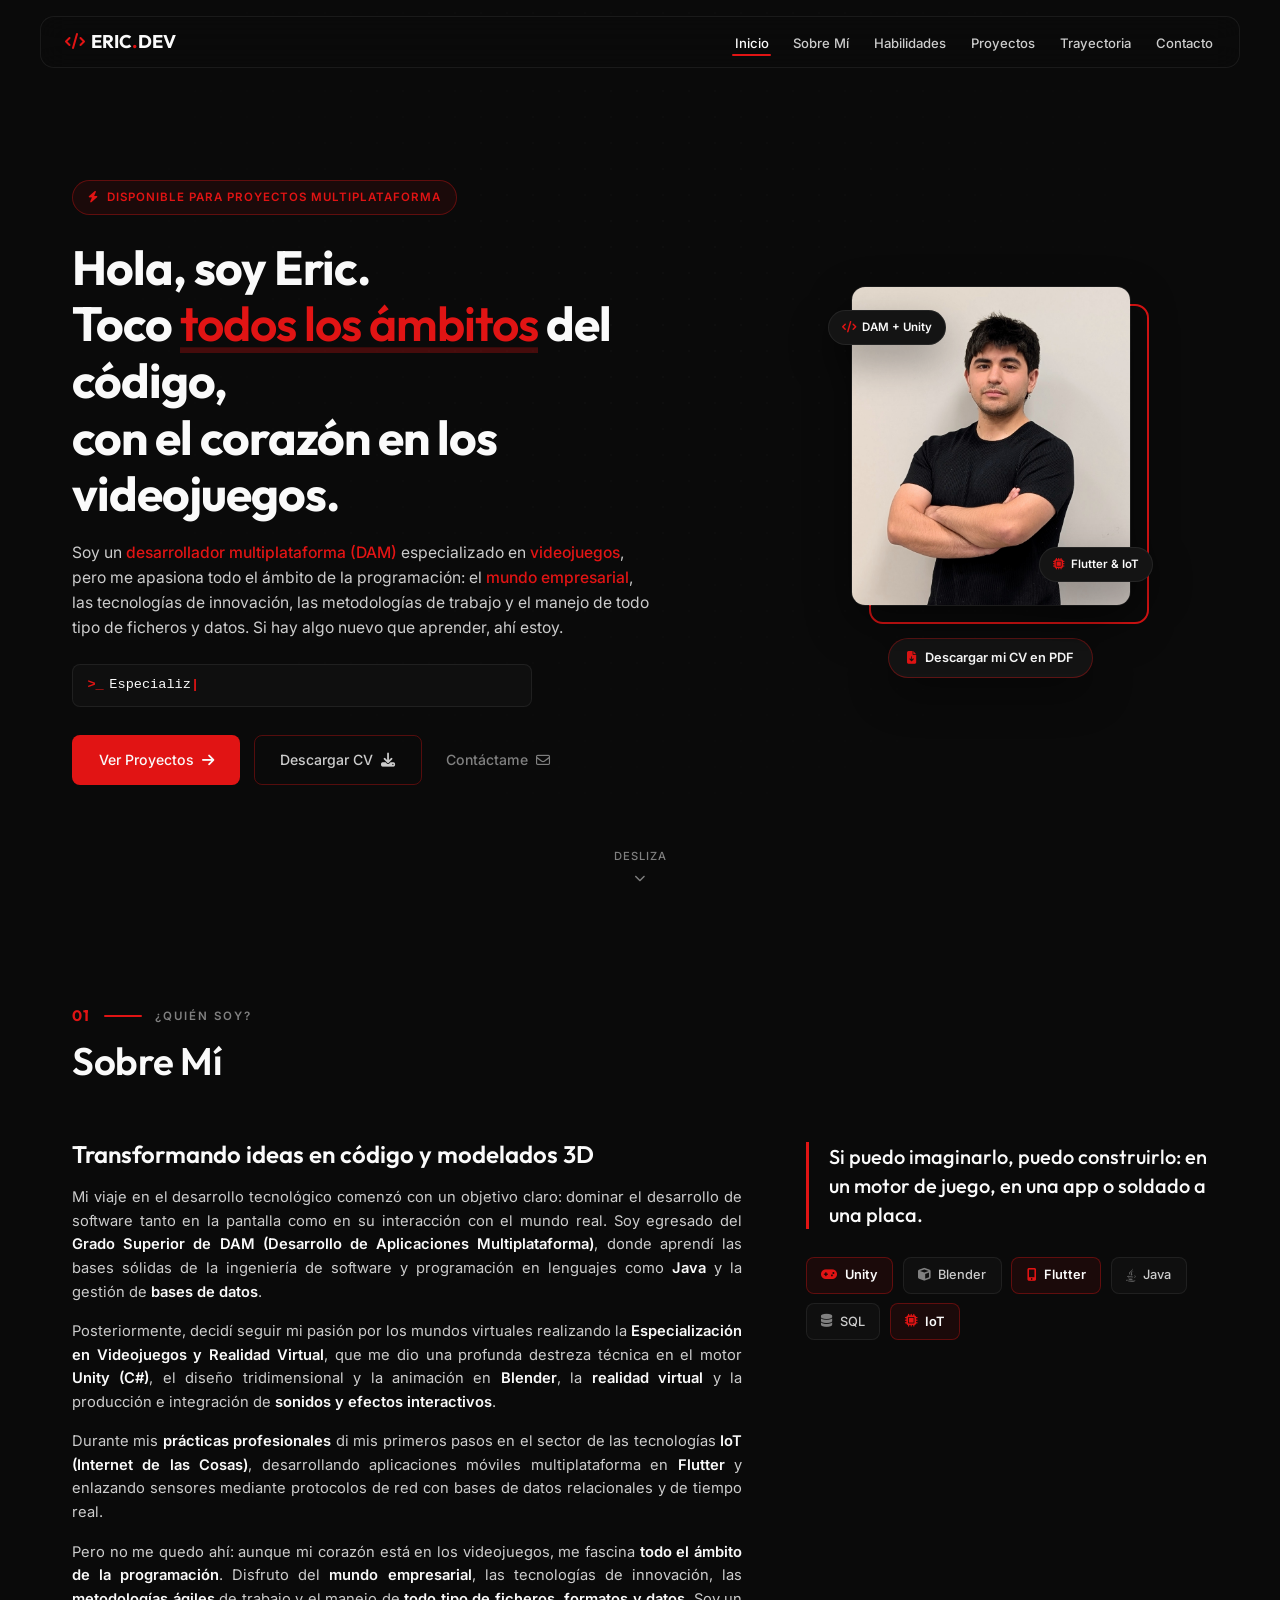
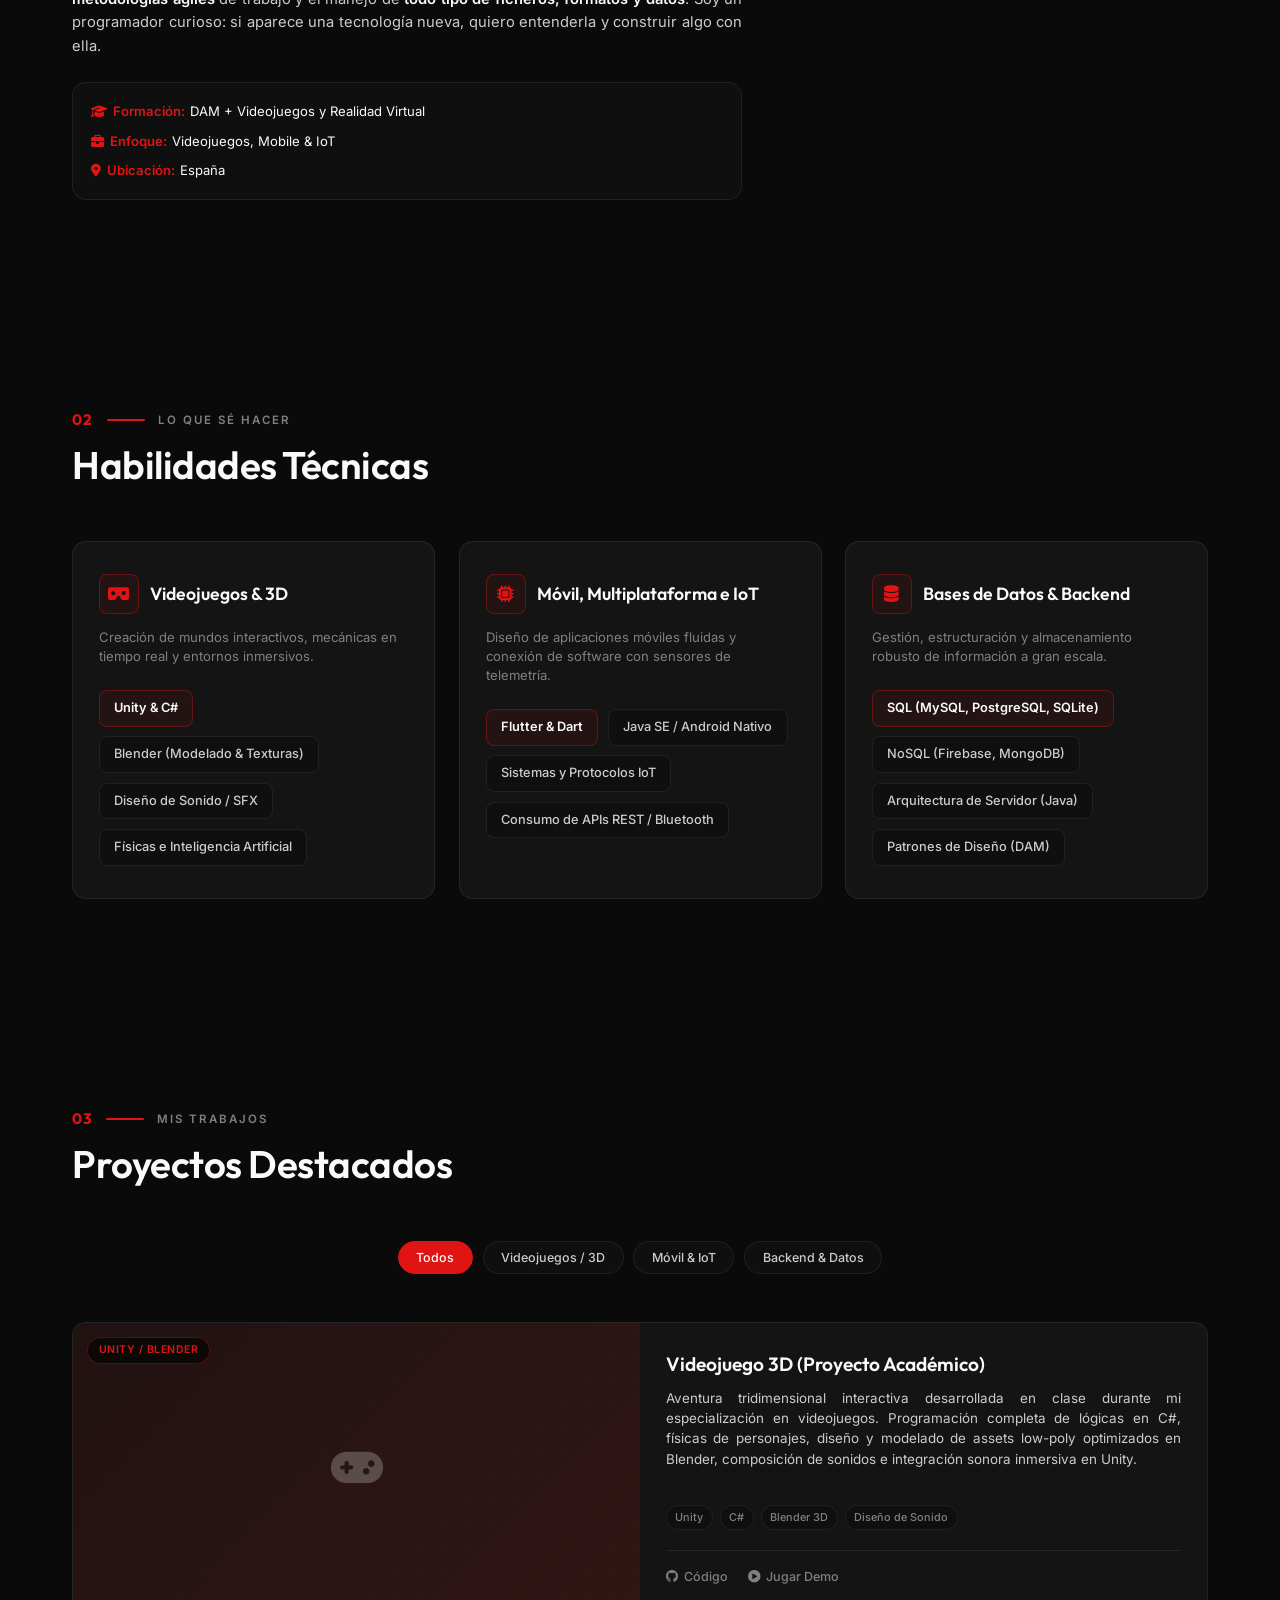
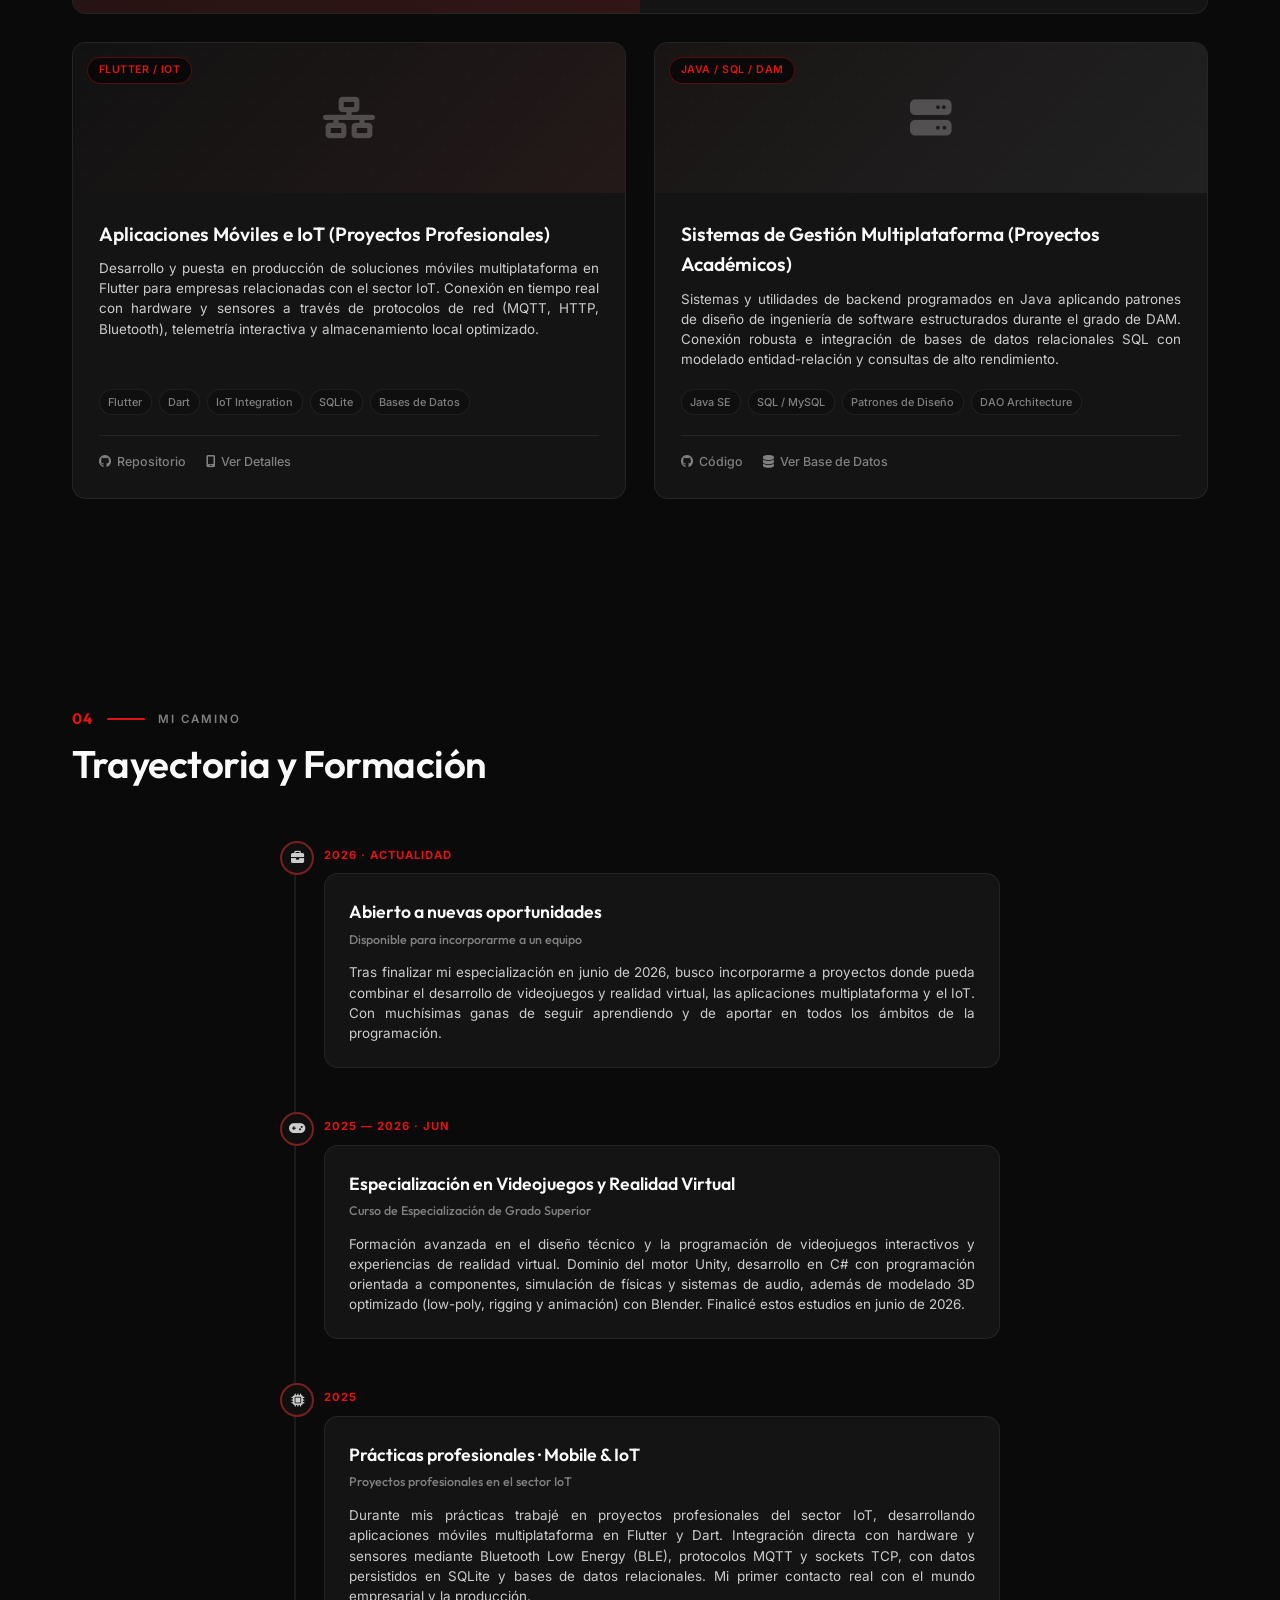
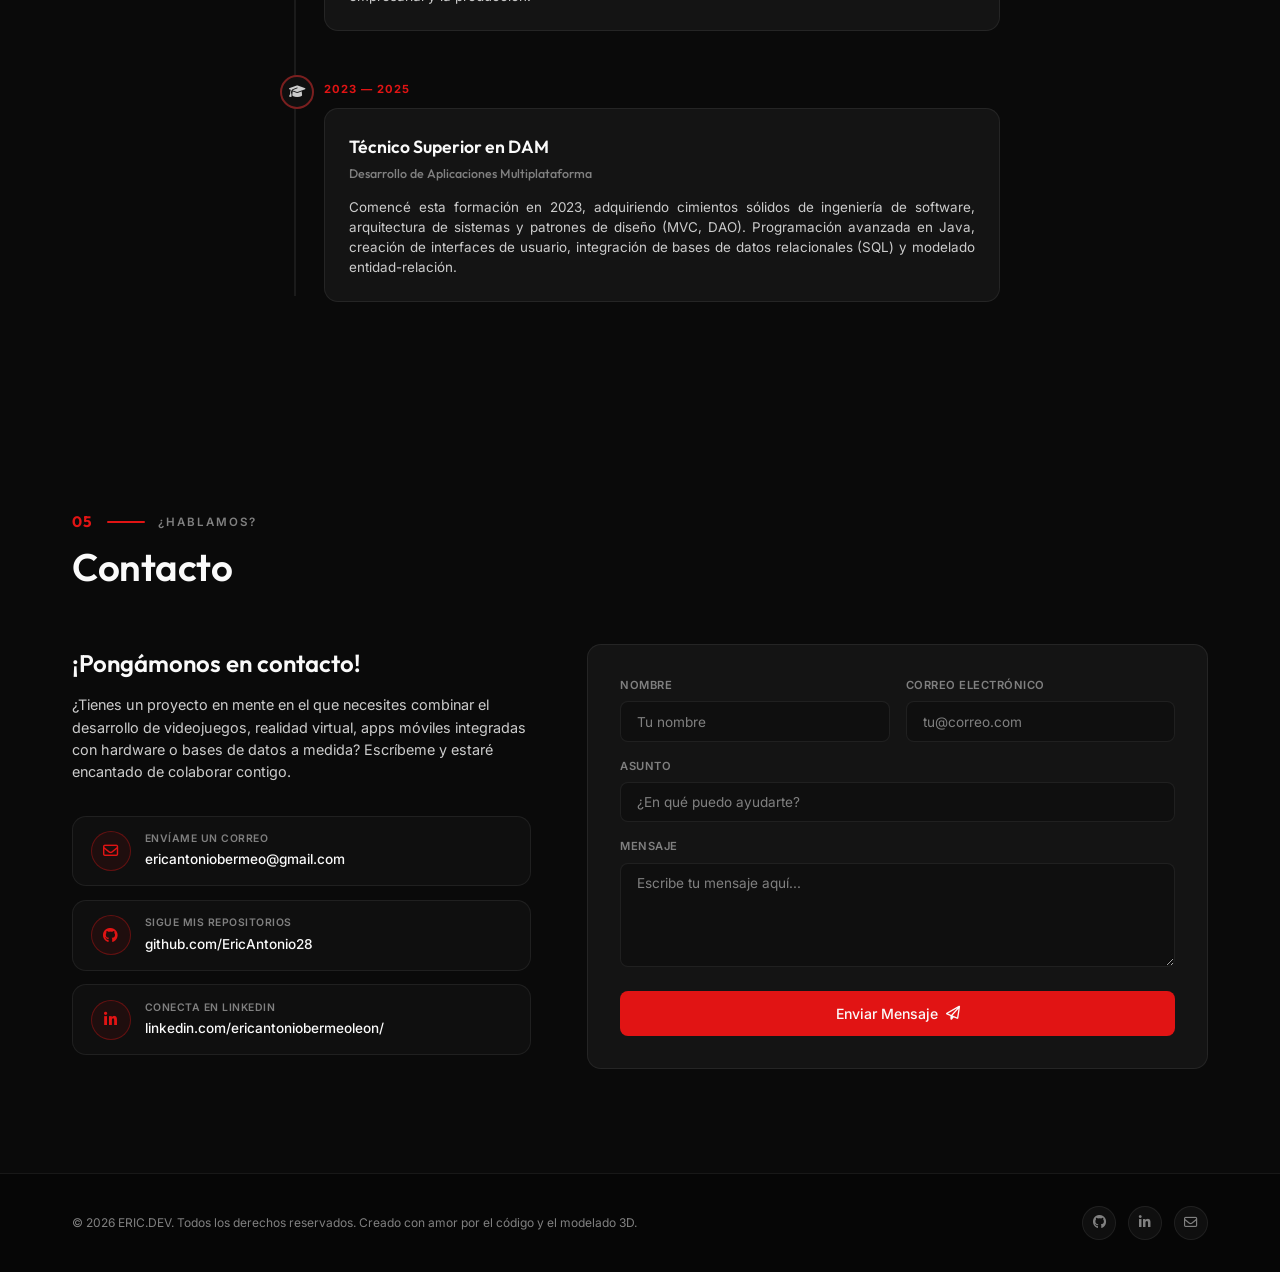
<file: index.html>
<!DOCTYPE html>
<html lang="es">
<head>
    <meta charset="UTF-8">
    <meta name="viewport" content="width=device-width, initial-scale=1.0">
    <title>Eric | Game Developer & Mobile Specialist</title>
    <meta name="description" content="Portafolio profesional de Eric. Desarrollador multiplataforma especializado en Videojuegos (Unity, Blender, Sonido), pero apasionado por todo el ámbito de la programación: Apps Móviles (Flutter, Java, IoT), Bases de Datos, backend y metodologías. Técnico Superior en DAM.">

    <!-- Open Graph para redes sociales / LinkedIn -->
    <meta property="og:title" content="Eric | Game Developer & Mobile Specialist">
    <meta property="og:description" content="Explora mi portafolio: videojuegos en Unity, apps móviles en Flutter, sistemas IoT, bases de datos y backend. Técnico Superior en DAM apasionado por todo el ámbito de la programación.">
    <meta property="og:type" content="website">

    <script>document.documentElement.classList.add('js');</script>

    <link rel="preconnect" href="https://fonts.googleapis.com">
    <link rel="preconnect" href="https://fonts.gstatic.com" crossorigin>
    <link href="https://fonts.googleapis.com/css2?family=Inter:wght@300;400;500;600;700&family=Outfit:wght@400;500;600;700;800&display=swap" rel="stylesheet">

    <link rel="stylesheet" href="https://cdnjs.cloudflare.com/ajax/libs/font-awesome/6.4.0/css/all.min.css">

    <link rel="stylesheet" href="style.css">
</head>
<body>

    <div class="grain-bg"></div>

    <header class="header">
        <div class="nav-container">
            <a href="#" class="logo">
                <span class="logo-icon"><i class="fa-solid fa-code"></i></span>
                <span class="logo-text">ERIC<span class="accent-dot">.</span>DEV</span>
            </a>

            <nav class="nav-menu" id="nav-menu">
                <ul>
                    <li><a href="#inicio" class="nav-link active">Inicio</a></li>
                    <li><a href="#sobre-mi" class="nav-link">Sobre Mí</a></li>
                    <li><a href="#habilidades" class="nav-link">Habilidades</a></li>
                    <li><a href="#proyectos" class="nav-link">Proyectos</a></li>
                    <li><a href="#trayectoria" class="nav-link">Trayectoria</a></li>
                    <li><a href="#contacto" class="nav-link">Contacto</a></li>
                </ul>
            </nav>

            <button class="menu-toggle" id="menu-toggle" aria-label="Abrir menú de navegación">
                <i class="fa-solid fa-bars-staggered"></i>
            </button>
        </div>
    </header>

    <main>
        <section id="inicio" class="hero-section">
            <div class="container hero-container">
                <div class="hero-content reveal reveal-left">
                    <span class="hero-tagline"><i class="fa-solid fa-bolt"></i> Disponible para proyectos multiplataforma</span>
                    <h1 class="hero-title">
                        Hola, soy Eric.<br>
                        Toco <span class="marker">todos los ámbitos</span> del código,<br>con el corazón en los videojuegos.
                    </h1>
                    <p class="hero-subtitle">
                        Soy un <span class="highlight-text">desarrollador multiplataforma (DAM)</span> especializado en <span class="highlight-text">videojuegos</span>, pero me apasiona todo el ámbito de la programación: el <span class="highlight-text">mundo empresarial</span>, las tecnologías de innovación, las metodologías de trabajo y el manejo de todo tipo de ficheros y datos. Si hay algo nuevo que aprender, ahí estoy.
                    </p>
                    <div class="typing-container">
                        <span class="typing-prefix">>_ </span>
                        <span class="typing-text" id="typing-text"></span><span class="typing-cursor">|</span>
                    </div>
                    <div class="hero-buttons">
                        <a href="#proyectos" class="btn btn-primary">
                            <span>Ver Proyectos</span>
                            <i class="fa-solid fa-arrow-right"></i>
                        </a>
                        <a href="Cv.pdf" download class="btn btn-secondary btn-cv">
                            <span>Descargar CV</span>
                            <i class="fa-solid fa-download"></i>
                        </a>
                        <a href="#contacto" class="btn btn-ghost">
                            <span>Contáctame</span>
                            <i class="fa-regular fa-envelope"></i>
                        </a>
                    </div>
                </div>

                <div class="hero-visual reveal reveal-scale reveal-delay-1">
                    <div class="avatar-frame-wrap">
                        <div class="avatar-frame">
                            <img src="FotoEric.jpg" alt="Eric" class="profile-photo">
                        </div>
                        <span class="avatar-badge badge-dev">
                            <i class="fa-solid fa-code"></i> DAM + Unity
                        </span>
                        <span class="avatar-badge badge-iot">
                            <i class="fa-solid fa-microchip"></i> Flutter & IoT
                        </span>
                    </div>
                    <a href="Cv.pdf" download class="avatar-cv-link" aria-label="Descargar currículum en PDF">
                        <i class="fa-solid fa-file-arrow-down"></i> Descargar mi CV en PDF
                    </a>
                </div>
            </div>
            <div class="scroll-down">
                <a href="#sobre-mi" aria-label="Ir a la sección Sobre Mí">
                    <span>Desliza</span>
                    <i class="fa-solid fa-chevron-down"></i>
                </a>
            </div>
        </section>

        <section id="sobre-mi" class="about-section">
            <div class="container">
                <div class="section-header reveal">
                    <div class="section-eyebrow">
                        <span class="index-number">01</span>
                        <span class="eyebrow-line"></span>
                        <span class="section-subtitle">¿Quién soy?</span>
                    </div>
                    <h2 class="section-title">Sobre Mí</h2>
                </div>

                <div class="about-grid">
                    <div class="about-info reveal reveal-left">
                        <h3 class="about-heading">Transformando ideas en código y modelados 3D</h3>
                        <p class="about-text">
                            Mi viaje en el desarrollo tecnológico comenzó con un objetivo claro: dominar el desarrollo de software tanto en la pantalla como en su interacción con el mundo real. Soy egresado del <strong>Grado Superior de DAM (Desarrollo de Aplicaciones Multiplataforma)</strong>, donde aprendí las bases sólidas de la ingeniería de software y programación en lenguajes como <strong>Java</strong> y la gestión de <strong>bases de datos</strong>.
                        </p>
                        <p class="about-text">
                            Posteriormente, decidí seguir mi pasión por los mundos virtuales realizando la <strong>Especialización en Videojuegos y Realidad Virtual</strong>, que me dio una profunda destreza técnica en el motor <strong>Unity (C#)</strong>, el diseño tridimensional y la animación en <strong>Blender</strong>, la <strong>realidad virtual</strong> y la producción e integración de <strong>sonidos y efectos interactivos</strong>.
                        </p>
                        <p class="about-text">
                            Durante mis <strong>prácticas profesionales</strong> di mis primeros pasos en el sector de las tecnologías <strong>IoT (Internet de las Cosas)</strong>, desarrollando aplicaciones móviles multiplataforma en <strong>Flutter</strong> y enlazando sensores mediante protocolos de red con bases de datos relacionales y de tiempo real.
                        </p>
                        <p class="about-text">
                            Pero no me quedo ahí: aunque mi corazón está en los videojuegos, me fascina <strong>todo el ámbito de la programación</strong>. Disfruto del <strong>mundo empresarial</strong>, las tecnologías de innovación, las <strong>metodologías ágiles</strong> de trabajo y el manejo de <strong>todo tipo de ficheros, formatos y datos</strong>. Soy un programador curioso: si aparece una tecnología nueva, quiero entenderla y construir algo con ella.
                        </p>
                        <div class="personal-details">
                            <div class="detail-item">
                                <span class="detail-label"><i class="fa-solid fa-graduation-cap"></i> Formación:</span>
                                <span class="detail-val">DAM + Videojuegos y Realidad Virtual</span>
                            </div>
                            <div class="detail-item">
                                <span class="detail-label"><i class="fa-solid fa-briefcase"></i> Enfoque:</span>
                                <span class="detail-val">Videojuegos, Mobile & IoT</span>
                            </div>
                            <div class="detail-item">
                                <span class="detail-label"><i class="fa-solid fa-location-dot"></i> Ubicación:</span>
                                <span class="detail-val">España</span>
                            </div>
                        </div>
                    </div>

                    <div class="about-extra reveal reveal-right reveal-delay-1">
                        <blockquote class="pull-quote">
                            Si puedo imaginarlo, puedo construirlo: en un motor de juego, en una app o soldado a una placa.
                        </blockquote>
                        <div class="chip-cloud">
                            <span class="chip chip-lg"><i class="fa-solid fa-gamepad"></i> Unity</span>
                            <span class="chip"><i class="fa-solid fa-cube"></i> Blender</span>
                            <span class="chip chip-lg"><i class="fa-solid fa-mobile-screen-button"></i> Flutter</span>
                            <span class="chip"><i class="fa-brands fa-java"></i> Java</span>
                            <span class="chip"><i class="fa-solid fa-database"></i> SQL</span>
                            <span class="chip chip-lg"><i class="fa-solid fa-microchip"></i> IoT</span>
                        </div>
                    </div>
                </div>
            </div>
        </section>

        <section id="habilidades" class="skills-section">
            <div class="container">
                <div class="section-header reveal">
                    <div class="section-eyebrow">
                        <span class="index-number">02</span>
                        <span class="eyebrow-line"></span>
                        <span class="section-subtitle">Lo que sé hacer</span>
                    </div>
                    <h2 class="section-title">Habilidades Técnicas</h2>
                </div>

                <div class="skills-container-grid">
                    <div class="skills-category-card reveal reveal-scale">
                        <div class="category-header">
                            <div class="category-icon"><i class="fa-solid fa-vr-cardboard"></i></div>
                            <h3 class="category-title">Videojuegos & 3D</h3>
                        </div>
                        <p class="category-desc">Creación de mundos interactivos, mecánicas en tiempo real y entornos inmersivos.</p>
                        <div class="chip-cloud">
                            <span class="chip chip-lg">Unity & C#</span>
                            <span class="chip">Blender (Modelado & Texturas)</span>
                            <span class="chip">Diseño de Sonido / SFX</span>
                            <span class="chip">Físicas e Inteligencia Artificial</span>
                        </div>
                    </div>

                    <div class="skills-category-card reveal reveal-scale reveal-delay-1">
                        <div class="category-header">
                            <div class="category-icon"><i class="fa-solid fa-microchip"></i></div>
                            <h3 class="category-title">Móvil, Multiplataforma e IoT</h3>
                        </div>
                        <p class="category-desc">Diseño de aplicaciones móviles fluidas y conexión de software con sensores de telemetría.</p>
                        <div class="chip-cloud">
                            <span class="chip chip-lg">Flutter & Dart</span>
                            <span class="chip">Java SE / Android Nativo</span>
                            <span class="chip">Sistemas y Protocolos IoT</span>
                            <span class="chip">Consumo de APIs REST / Bluetooth</span>
                        </div>
                    </div>

                    <div class="skills-category-card reveal reveal-scale reveal-delay-2">
                        <div class="category-header">
                            <div class="category-icon"><i class="fa-solid fa-database"></i></div>
                            <h3 class="category-title">Bases de Datos & Backend</h3>
                        </div>
                        <p class="category-desc">Gestión, estructuración y almacenamiento robusto de información a gran escala.</p>
                        <div class="chip-cloud">
                            <span class="chip chip-lg">SQL (MySQL, PostgreSQL, SQLite)</span>
                            <span class="chip">NoSQL (Firebase, MongoDB)</span>
                            <span class="chip">Arquitectura de Servidor (Java)</span>
                            <span class="chip">Patrones de Diseño (DAM)</span>
                        </div>
                    </div>
                </div>
            </div>
        </section>

        <section id="proyectos" class="projects-section">
            <div class="container">
                <div class="section-header reveal">
                    <div class="section-eyebrow">
                        <span class="index-number">03</span>
                        <span class="eyebrow-line"></span>
                        <span class="section-subtitle">Mis trabajos</span>
                    </div>
                    <h2 class="section-title">Proyectos Destacados</h2>
                </div>

                <div class="projects-filters reveal">
                    <button class="filter-btn active" data-filter="all">Todos</button>
                    <button class="filter-btn" data-filter="games">Videojuegos / 3D</button>
                    <button class="filter-btn" data-filter="mobile">Móvil & IoT</button>
                    <button class="filter-btn" data-filter="backend">Backend & Datos</button>
                </div>

                <div class="projects-grid" id="projects-grid">

                    <div class="project-card featured reveal" data-category="games">
                        <div class="project-media">
                            <div class="project-visual-placeholder neon-games-placeholder">
                                <i class="fa-solid fa-gamepad game-icon-glow"></i>
                                <div class="lines-bg"></div>
                            </div>
                            <div class="project-category-tag">Unity / Blender</div>
                        </div>
                        <div class="project-info">
                            <h3 class="project-title">Videojuego 3D (Proyecto Académico)</h3>
                            <p class="project-desc">
                                Aventura tridimensional interactiva desarrollada en clase durante mi especialización en videojuegos. Programación completa de lógicas en C#, físicas de personajes, diseño y modelado de assets low-poly optimizados en Blender, composición de sonidos e integración sonora inmersiva en Unity.
                            </p>
                            <div class="project-tags">
                                <span>Unity</span>
                                <span>C#</span>
                                <span>Blender 3D</span>
                                <span>Diseño de Sonido</span>
                            </div>
                            <div class="project-links">
                                <a href="#" class="project-link"><i class="fa-brands fa-github"></i> Código</a>
                                <a href="proyecto-c3party.html" class="project-link"><i class="fa-solid fa-circle-play"></i> Jugar Demo</a>
                            </div>
                        </div>
                    </div>

                    <div class="project-card reveal reveal-left" data-category="mobile">
                        <div class="project-media">
                            <div class="project-visual-placeholder neon-mobile-placeholder">
                                <i class="fa-solid fa-network-wired iot-icon-glow"></i>
                                <div class="lines-bg"></div>
                            </div>
                            <div class="project-category-tag">Flutter / IoT</div>
                        </div>
                        <div class="project-info">
                            <h3 class="project-title">Aplicaciones Móviles e IoT (Proyectos Profesionales)</h3>
                            <p class="project-desc">
                                Desarrollo y puesta en producción de soluciones móviles multiplataforma en Flutter para empresas relacionadas con el sector IoT. Conexión en tiempo real con hardware y sensores a través de protocolos de red (MQTT, HTTP, Bluetooth), telemetría interactiva y almacenamiento local optimizado.
                            </p>
                            <div class="project-tags">
                                <span>Flutter</span>
                                <span>Dart</span>
                                <span>IoT Integration</span>
                                <span>SQLite</span>
                                <span>Bases de Datos</span>
                            </div>
                            <div class="project-links">
                                <a href="#" class="project-link"><i class="fa-brands fa-github"></i> Repositorio</a>
                                <a href="#" class="project-link"><i class="fa-solid fa-mobile-screen"></i> Ver Detalles</a>
                            </div>
                        </div>
                    </div>

                    <div class="project-card reveal reveal-right reveal-delay-1" data-category="backend">
                        <div class="project-media">
                            <div class="project-visual-placeholder neon-backend-placeholder">
                                <i class="fa-solid fa-server db-icon-glow"></i>
                                <div class="lines-bg"></div>
                            </div>
                            <div class="project-category-tag">Java / SQL / DAM</div>
                        </div>
                        <div class="project-info">
                            <h3 class="project-title">Sistemas de Gestión Multiplataforma (Proyectos Académicos)</h3>
                            <p class="project-desc">
                                Sistemas y utilidades de backend programados en Java aplicando patrones de diseño de ingeniería de software estructurados durante el grado de DAM. Conexión robusta e integración de bases de datos relacionales SQL con modelado entidad-relación y consultas de alto rendimiento.
                            </p>
                            <div class="project-tags">
                                <span>Java SE</span>
                                <span>SQL / MySQL</span>
                                <span>Patrones de Diseño</span>
                                <span>DAO Architecture</span>
                            </div>
                            <div class="project-links">
                                <a href="#" class="project-link"><i class="fa-brands fa-github"></i> Código</a>
                                <a href="#" class="project-link"><i class="fa-solid fa-database"></i> Ver Base de Datos</a>
                            </div>
                        </div>
                    </div>
                </div>
            </div>
        </section>

        <section id="trayectoria" class="timeline-section">
            <div class="container">
                <div class="section-header reveal">
                    <div class="section-eyebrow">
                        <span class="index-number">04</span>
                        <span class="eyebrow-line"></span>
                        <span class="section-subtitle">Mi camino</span>
                    </div>
                    <h2 class="section-title">Trayectoria y Formación</h2>
                </div>

                <div class="timeline">
                    <div class="timeline-item">
                        <div class="timeline-dot"><i class="fa-solid fa-briefcase"></i></div>
                        <span class="timeline-date">2026 · Actualidad</span>
                        <div class="timeline-content">
                            <h3>Abierto a nuevas oportunidades</h3>
                            <h4>Disponible para incorporarme a un equipo</h4>
                            <p>
                                Tras finalizar mi especialización en junio de 2026, busco incorporarme a proyectos donde pueda combinar el desarrollo de videojuegos y realidad virtual, las aplicaciones multiplataforma y el IoT. Con muchísimas ganas de seguir aprendiendo y de aportar en todos los ámbitos de la programación.
                            </p>
                        </div>
                    </div>

                    <div class="timeline-item">
                        <div class="timeline-dot"><i class="fa-solid fa-gamepad"></i></div>
                        <span class="timeline-date">2025 — 2026 · jun</span>
                        <div class="timeline-content">
                            <h3>Especialización en Videojuegos y Realidad Virtual</h3>
                            <h4>Curso de Especialización de Grado Superior</h4>
                            <p>
                                Formación avanzada en el diseño técnico y la programación de videojuegos interactivos y experiencias de realidad virtual. Dominio del motor Unity, desarrollo en C# con programación orientada a componentes, simulación de físicas y sistemas de audio, además de modelado 3D optimizado (low-poly, rigging y animación) con Blender. Finalicé estos estudios en junio de 2026.
                            </p>
                        </div>
                    </div>

                    <div class="timeline-item">
                        <div class="timeline-dot"><i class="fa-solid fa-microchip"></i></div>
                        <span class="timeline-date">2025</span>
                        <div class="timeline-content">
                            <h3>Prácticas profesionales · Mobile & IoT</h3>
                            <h4>Proyectos profesionales en el sector IoT</h4>
                            <p>
                                Durante mis prácticas trabajé en proyectos profesionales del sector IoT, desarrollando aplicaciones móviles multiplataforma en Flutter y Dart. Integración directa con hardware y sensores mediante Bluetooth Low Energy (BLE), protocolos MQTT y sockets TCP, con datos persistidos en SQLite y bases de datos relacionales. Mi primer contacto real con el mundo empresarial y la producción.
                            </p>
                        </div>
                    </div>

                    <div class="timeline-item">
                        <div class="timeline-dot"><i class="fa-solid fa-graduation-cap"></i></div>
                        <span class="timeline-date">2023 — 2025</span>
                        <div class="timeline-content">
                            <h3>Técnico Superior en DAM</h3>
                            <h4>Desarrollo de Aplicaciones Multiplataforma</h4>
                            <p>
                                Comencé esta formación en 2023, adquiriendo cimientos sólidos de ingeniería de software, arquitectura de sistemas y patrones de diseño (MVC, DAO). Programación avanzada en Java, creación de interfaces de usuario, integración de bases de datos relacionales (SQL) y modelado entidad-relación.
                            </p>
                        </div>
                    </div>
                </div>
            </div>
        </section>

        <section id="contacto" class="contact-section">
            <div class="container">
                <div class="section-header reveal">
                    <div class="section-eyebrow">
                        <span class="index-number">05</span>
                        <span class="eyebrow-line"></span>
                        <span class="section-subtitle">¿Hablamos?</span>
                    </div>
                    <h2 class="section-title">Contacto</h2>
                </div>

                <div class="contact-grid">
                    <div class="contact-info-panel reveal reveal-left">
                        <h3 class="contact-heading">¡Pongámonos en contacto!</h3>
                        <p class="contact-text">
                            ¿Tienes un proyecto en mente en el que necesites combinar el desarrollo de videojuegos, realidad virtual, apps móviles integradas con hardware o bases de datos a medida? Escríbeme y estaré encantado de colaborar contigo.
                        </p>

                        <div class="contact-details">
                            <div class="contact-card-item">
                                <div class="card-icon"><i class="fa-regular fa-envelope"></i></div>
                                <div class="card-content">
                                    <span class="card-label">Envíame un correo</span>
                                    <a href="mailto:ericantoniobermeo@gmail.com" class="card-value">ericantoniobermeo@gmail.com</a>
                                </div>
                            </div>
                            <div class="contact-card-item">
                                <div class="card-icon"><i class="fa-brands fa-github"></i></div>
                                <div class="card-content">
                                    <span class="card-label">Sigue mis repositorios</span>
                                    <a href="https://github.com/EricAntonio28" target="_blank" class="card-value">github.com/EricAntonio28</a>
                                </div>
                            </div>
                            <div class="contact-card-item">
                                <div class="card-icon"><i class="fa-brands fa-linkedin-in"></i></div>
                                <div class="card-content">
                                    <span class="card-label">Conecta en LinkedIn</span>
                                    <a href="https://www.linkedin.com/in/ericantoniobermeoleon/" target="_blank" class="card-value">linkedin.com/ericantoniobermeoleon/</a>
                                </div>
                            </div>
                        </div>
                    </div>

                    <div class="contact-form-panel reveal reveal-right reveal-delay-1">
                        <form id="contact-form" class="contact-form">
                            <input type="hidden" name="access_key" value="aecaaa96-3ac0-4c28-83d8-15c62745bcee">
                            <input type="checkbox" name="botcheck" style="display:none" tabindex="-1" autocomplete="off">
                            <div class="form-row-2">
                                <div class="form-group">
                                    <label for="name">Nombre</label>
                                    <input type="text" id="name" name="name" required placeholder="Tu nombre">
                                </div>
                                <div class="form-group">
                                    <label for="email">Correo Electrónico</label>
                                    <input type="email" id="email" name="email" required placeholder="tu@correo.com">
                                </div>
                            </div>
                            <div class="form-group">
                                <label for="subject">Asunto</label>
                                <input type="text" id="subject" name="subject" required placeholder="¿En qué puedo ayudarte?">
                            </div>
                            <div class="form-group">
                                <label for="message">Mensaje</label>
                                <textarea id="message" name="message" rows="5" required placeholder="Escribe tu mensaje aquí..."></textarea>
                            </div>

                            <button type="submit" class="btn btn-primary btn-submit" id="btn-submit">
                                <span>Enviar Mensaje</span>
                                <i class="fa-regular fa-paper-plane"></i>
                            </button>

                            <div class="form-feedback" id="form-feedback"></div>
                        </form>
                    </div>
                </div>
            </div>
        </section>
    </main>

    <footer class="footer">
        <div class="container footer-container">
            <p class="copyright">&copy; 2026 ERIC.DEV. Todos los derechos reservados. Creado con amor por el código y el modelado 3D.</p>
            <div class="footer-socials">
                <a href="https://github.com/EricAntonio28" target="_blank" aria-label="GitHub"><i class="fa-brands fa-github"></i></a>
                <a href="https://www.linkedin.com/in/ericantoniobermeoleon/" target="_blank" aria-label="LinkedIn"><i class="fa-brands fa-linkedin-in"></i></a>
                <a href="mailto:ericantoniobermeo@gmail.com" aria-label="Email"><i class="fa-regular fa-envelope"></i></a>
            </div>
        </div>
    </footer>

    <script src="script.js"></script>
</body>
</html>
</file>
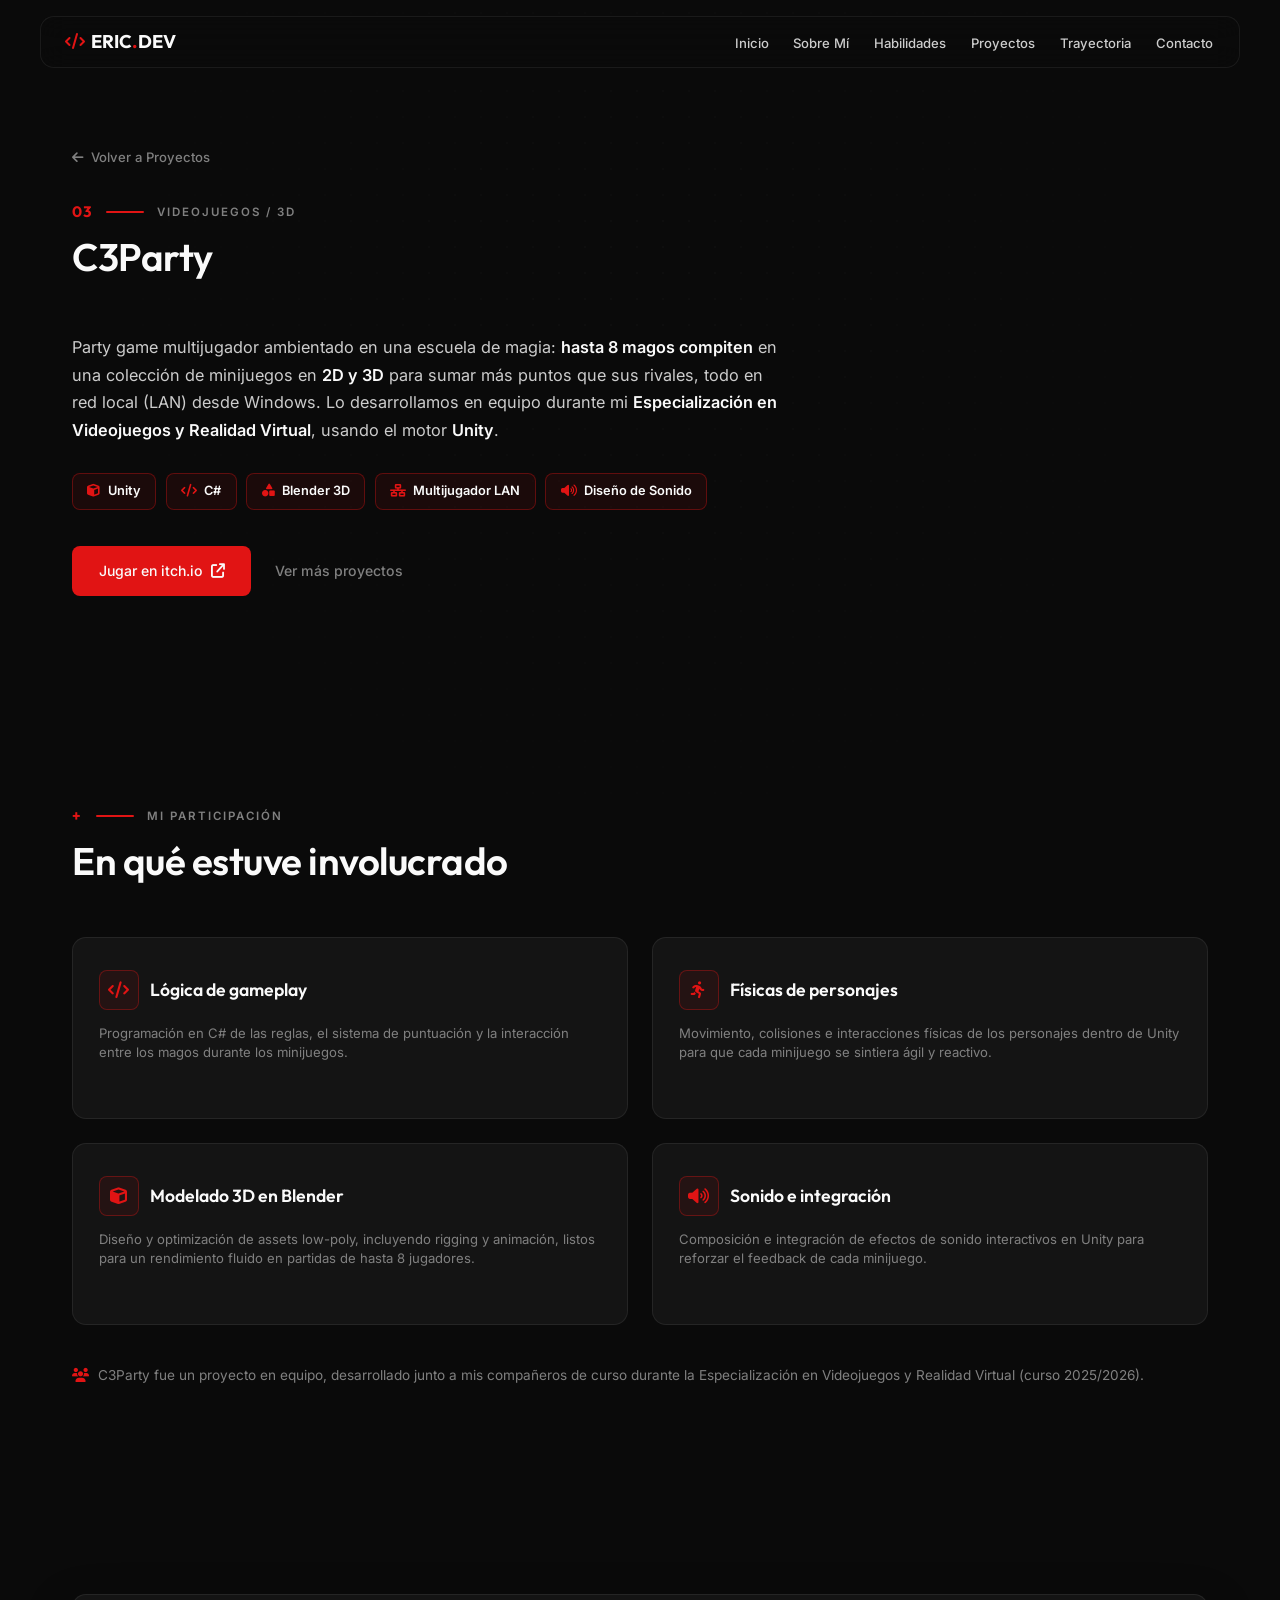
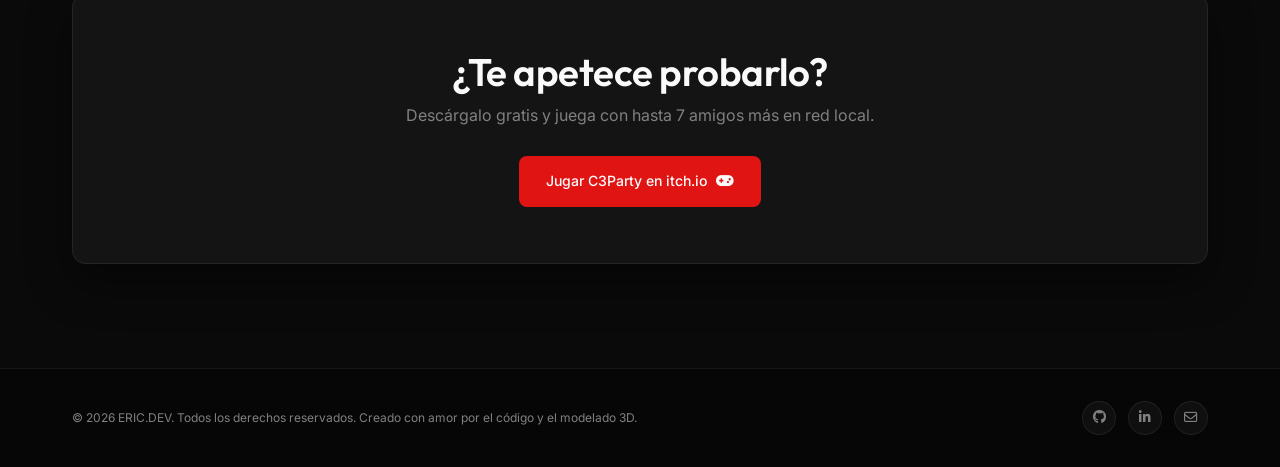
<file: proyecto-c3party.html>
<!DOCTYPE html>
<html lang="es">
<head>
    <meta charset="UTF-8">
    <meta name="viewport" content="width=device-width, initial-scale=1.0">
    <title>C3Party | Proyecto de Eric</title>
    <meta name="description" content="C3Party: party game multijugador desarrollado en Unity durante la Especialización en Videojuegos y Realidad Virtual de Eric. Tecnologías, rol en el equipo y enlace para jugarlo en itch.io.">

    <script>document.documentElement.classList.add('js');</script>

    <link rel="preconnect" href="https://fonts.googleapis.com">
    <link rel="preconnect" href="https://fonts.gstatic.com" crossorigin>
    <link href="https://fonts.googleapis.com/css2?family=Inter:wght@300;400;500;600;700&family=Outfit:wght@400;500;600;700;800&display=swap" rel="stylesheet">

    <link rel="stylesheet" href="https://cdnjs.cloudflare.com/ajax/libs/font-awesome/6.4.0/css/all.min.css">

    <link rel="stylesheet" href="style.css">
</head>
<body>

    <div class="grain-bg"></div>

    <header class="header">
        <div class="nav-container">
            <a href="index.html" class="logo">
                <span class="logo-icon"><i class="fa-solid fa-code"></i></span>
                <span class="logo-text">ERIC<span class="accent-dot">.</span>DEV</span>
            </a>

            <nav class="nav-menu" id="nav-menu">
                <ul>
                    <li><a href="index.html#inicio" class="nav-link">Inicio</a></li>
                    <li><a href="index.html#sobre-mi" class="nav-link">Sobre Mí</a></li>
                    <li><a href="index.html#habilidades" class="nav-link">Habilidades</a></li>
                    <li><a href="index.html#proyectos" class="nav-link active">Proyectos</a></li>
                    <li><a href="index.html#trayectoria" class="nav-link">Trayectoria</a></li>
                    <li><a href="index.html#contacto" class="nav-link">Contacto</a></li>
                </ul>
            </nav>

            <button class="menu-toggle" id="menu-toggle" aria-label="Abrir menú de navegación">
                <i class="fa-solid fa-bars-staggered"></i>
            </button>
        </div>
    </header>

    <main>
        <section id="detalle-proyecto" class="project-detail-hero">
            <div class="container">
                <a href="index.html#proyectos" class="back-link reveal">
                    <i class="fa-solid fa-arrow-left"></i> Volver a Proyectos
                </a>

                <div class="section-header reveal">
                    <div class="section-eyebrow">
                        <span class="index-number">03</span>
                        <span class="eyebrow-line"></span>
                        <span class="section-subtitle">Videojuegos / 3D</span>
                    </div>
                    <h2 class="section-title">C3Party</h2>
                </div>

                <p class="detail-intro reveal">
                    Party game multijugador ambientado en una escuela de magia: <strong>hasta 8 magos compiten</strong> en una colección de minijuegos en <strong>2D y 3D</strong> para sumar más puntos que sus rivales, todo en red local (LAN) desde Windows. Lo desarrollamos en equipo durante mi <strong>Especialización en Videojuegos y Realidad Virtual</strong>, usando el motor <strong>Unity</strong>.
                </p>

                <div class="chip-cloud detail-tags reveal">
                    <span class="chip chip-lg"><i class="fa-solid fa-cube"></i> Unity</span>
                    <span class="chip chip-lg"><i class="fa-solid fa-code"></i> C#</span>
                    <span class="chip chip-lg"><i class="fa-solid fa-shapes"></i> Blender 3D</span>
                    <span class="chip chip-lg"><i class="fa-solid fa-network-wired"></i> Multijugador LAN</span>
                    <span class="chip chip-lg"><i class="fa-solid fa-volume-high"></i> Diseño de Sonido</span>
                </div>

                <div class="hero-buttons detail-cta reveal">
                    <a href="https://c3videojuegos.itch.io/c3-party" target="_blank" rel="noopener" class="btn btn-primary">
                        <span>Jugar en itch.io</span>
                        <i class="fa-solid fa-arrow-up-right-from-square"></i>
                    </a>
                    <a href="index.html#proyectos" class="btn btn-ghost">
                        <span>Ver más proyectos</span>
                    </a>
                </div>
            </div>
        </section>

        <section id="mi-rol" class="project-role-section">
            <div class="container">
                <div class="section-header reveal">
                    <div class="section-eyebrow">
                        <span class="index-number">+</span>
                        <span class="eyebrow-line"></span>
                        <span class="section-subtitle">Mi participación</span>
                    </div>
                    <h2 class="section-title">En qué estuve involucrado</h2>
                </div>

                <div class="skills-container-grid role-grid">
                    <div class="skills-category-card reveal reveal-scale">
                        <div class="category-header">
                            <span class="category-icon"><i class="fa-solid fa-code"></i></span>
                            <h3 class="category-title">Lógica de gameplay</h3>
                        </div>
                        <p class="category-desc">
                            Programación en C# de las reglas, el sistema de puntuación y la interacción entre los magos durante los minijuegos.
                        </p>
                    </div>

                    <div class="skills-category-card reveal reveal-scale reveal-delay-1">
                        <div class="category-header">
                            <span class="category-icon"><i class="fa-solid fa-person-running"></i></span>
                            <h3 class="category-title">Físicas de personajes</h3>
                        </div>
                        <p class="category-desc">
                            Movimiento, colisiones e interacciones físicas de los personajes dentro de Unity para que cada minijuego se sintiera ágil y reactivo.
                        </p>
                    </div>

                    <div class="skills-category-card reveal reveal-scale reveal-delay-1">
                        <div class="category-header">
                            <span class="category-icon"><i class="fa-solid fa-cube"></i></span>
                            <h3 class="category-title">Modelado 3D en Blender</h3>
                        </div>
                        <p class="category-desc">
                            Diseño y optimización de assets low-poly, incluyendo rigging y animación, listos para un rendimiento fluido en partidas de hasta 8 jugadores.
                        </p>
                    </div>

                    <div class="skills-category-card reveal reveal-scale reveal-delay-2">
                        <div class="category-header">
                            <span class="category-icon"><i class="fa-solid fa-volume-high"></i></span>
                            <h3 class="category-title">Sonido e integración</h3>
                        </div>
                        <p class="category-desc">
                            Composición e integración de efectos de sonido interactivos en Unity para reforzar el feedback de cada minijuego.
                        </p>
                    </div>
                </div>

                <p class="role-note reveal">
                    <i class="fa-solid fa-users"></i> C3Party fue un proyecto en equipo, desarrollado junto a mis compañeros de curso durante la Especialización en Videojuegos y Realidad Virtual (curso 2025/2026).
                </p>
            </div>
        </section>

        <section id="cta-final" class="project-final-cta">
            <div class="container">
                <div class="final-cta-box reveal">
                    <h2 class="section-title">¿Te apetece probarlo?</h2>
                    <p>Descárgalo gratis y juega con hasta 7 amigos más en red local.</p>
                    <a href="https://c3videojuegos.itch.io/c3-party" target="_blank" rel="noopener" class="btn btn-primary">
                        <span>Jugar C3Party en itch.io</span>
                        <i class="fa-solid fa-gamepad"></i>
                    </a>
                </div>
            </div>
        </section>
    </main>

    <footer class="footer">
        <div class="container footer-container">
            <p class="copyright">&copy; 2026 ERIC.DEV. Todos los derechos reservados. Creado con amor por el código y el modelado 3D.</p>
            <div class="footer-socials">
                <a href="https://github.com/EricAntonio28" target="_blank" aria-label="GitHub"><i class="fa-brands fa-github"></i></a>
                <a href="https://www.linkedin.com/in/ericantoniobermeoleon/" target="_blank" aria-label="LinkedIn"><i class="fa-brands fa-linkedin-in"></i></a>
                <a href="mailto:ericantoniobermeo@gmail.com" aria-label="Email"><i class="fa-regular fa-envelope"></i></a>
            </div>
        </div>
    </footer>

    <script src="script.js"></script>
</body>
</html>
</file>
<file: style.css>
:root {
    --color-bg-darker: hsl(0, 0%, 4%);
    --color-bg-deep: hsl(0, 0%, 6%);
    --color-bg-card: hsl(0, 0%, 8%);
    --color-bg-nav: hsla(0, 0%, 4%, 0.9);

    --color-primary: hsl(0, 84%, 48%);
    --color-primary-soft: hsla(0, 84%, 48%, 0.08);
    --color-secondary: hsl(0, 60%, 30%);
    --color-accent: hsl(0, 75%, 45%);

    --color-text-white: hsl(0, 0%, 98%);
    --color-text-silver: hsl(0, 0%, 80%);
    --color-text-muted: hsl(0, 0%, 50%);
    --color-border: hsla(0, 0%, 100%, 0.07);
    --color-border-glow: hsla(0, 84%, 48%, 0.35);

    --font-heading: 'Outfit', sans-serif;
    --font-body: 'Inter', sans-serif;

    --radius: 14px;
    --radius-sm: 8px;
    --radius-pill: 50px;
    --shadow-soft: 0 16px 40px rgba(0, 0, 0, 0.35);
    --shadow-card: 0 18px 45px rgba(0, 0, 0, 0.45);
    --transition-smooth: all 0.3s cubic-bezier(0.16, 1, 0.3, 1);

    --max-width: 1200px;
}

* {
    box-sizing: border-box;
    margin: 0;
    padding: 0;
}

html {
    scroll-behavior: smooth;
    font-size: 16px;
}

body {
    background-color: var(--color-bg-darker);
    color: var(--color-text-silver);
    font-family: var(--font-body);
    line-height: 1.6;
    overflow-x: hidden;
    position: relative;
}

h1, h2, h3, h4 {
    font-family: var(--font-heading);
    color: var(--color-text-white);
    font-weight: 600;
}

a {
    color: inherit;
    text-decoration: none;
    transition: var(--transition-smooth);
}

ul { list-style: none; }

img {
    max-width: 100%;
    height: auto;
    display: block;
}

input, textarea, button { font-family: inherit; }

::-webkit-scrollbar { width: 6px; }
::-webkit-scrollbar-track { background: var(--color-bg-darker); }
::-webkit-scrollbar-thumb {
    background: hsla(0, 0%, 18%, 0.6);
    border-radius: 3px;
}
::-webkit-scrollbar-thumb:hover { background: var(--color-primary); }

/* ---------- Fondo: textura sutil monocroma, sin gradientes de color ---------- */

.grain-bg {
    position: fixed;
    inset: 0;
    z-index: -10;
    pointer-events: none;
    background-image: radial-gradient(hsla(0, 0%, 100%, 0.02) 1px, transparent 1.4px);
    background-size: 26px 26px;
    -webkit-mask-image: radial-gradient(circle at 50% 35%, black 5%, transparent 80%);
    mask-image: radial-gradient(circle at 50% 35%, black 5%, transparent 80%);
}

.container {
    max-width: var(--max-width);
    margin: 0 auto;
    padding: 0 2rem;
}

/* ---------- Animaciones de aparición ---------- */

html.js .reveal {
    opacity: 0;
    transform: translateY(22px);
    transition: opacity 0.7s ease, transform 0.7s cubic-bezier(0.16, 1, 0.3, 1);
    will-change: opacity, transform;
}

html.js .reveal.is-visible {
    opacity: 1;
    transform: none;
}

.reveal-delay-1 { transition-delay: 0.12s; }
.reveal-delay-2 { transition-delay: 0.24s; }

/* Variantes direccionales (la vuelta a "visible" la resuelve .reveal.is-visible) */
html.js .reveal-left { transform: translateX(-44px); }
html.js .reveal-right { transform: translateX(44px); }
html.js .reveal-scale { transform: scale(0.9); }

@media (prefers-reduced-motion: reduce) {
    html.js .reveal,
    html.js .reveal-left,
    html.js .reveal-right,
    html.js .reveal-scale { opacity: 1; transform: none; transition: none; }
}

/* ---------- Acentos de texto ---------- */

.marker {
    color: var(--color-primary);
    font-weight: 600;
    box-shadow: inset 0 -0.12em 0 hsla(0, 84%, 48%, 0.28);
}

.highlight-text {
    color: var(--color-primary);
    font-weight: 500;
}

/* ---------- Botones ---------- */

.btn {
    display: inline-flex;
    align-items: center;
    justify-content: center;
    gap: 0.5rem;
    padding: 0.8rem 1.6rem;
    font-size: 0.88rem;
    font-weight: 500;
    border-radius: var(--radius-sm);
    cursor: pointer;
    position: relative;
    border: 1px solid transparent;
    transition: var(--transition-smooth);
}

.btn-primary {
    background: var(--color-primary);
    color: var(--color-text-white);
}

.btn-primary:hover {
    background: hsl(0, 84%, 53%);
    transform: translateY(-2px);
    box-shadow: 0 12px 26px hsla(0, 84%, 48%, 0.28);
}

.btn-secondary {
    background: transparent;
    color: var(--color-text-silver);
    border-color: var(--color-border);
}

.btn-secondary:hover {
    color: var(--color-text-white);
    border-color: var(--color-primary);
    transform: translateY(-2px);
}

.btn-cv { border-color: var(--color-border-glow); }
.btn-cv:hover { border-color: var(--color-primary); }

.btn-ghost {
    background: transparent;
    color: var(--color-text-muted);
    border-color: transparent;
    padding-left: 0.6rem;
    padding-right: 0.6rem;
}

.btn-ghost:hover {
    color: var(--color-primary);
    transform: translateY(-2px);
}

.btn:active { transform: translateY(0); }

/* ---------- Chips ---------- */

.chip-cloud {
    display: flex;
    flex-wrap: wrap;
    gap: 0.6rem;
}

.chip {
    display: inline-flex;
    align-items: center;
    gap: 0.45rem;
    background: var(--color-bg-deep);
    border: 1px solid var(--color-border);
    color: var(--color-text-silver);
    padding: 0.45rem 0.9rem;
    font-size: 0.8rem;
    font-weight: 500;
    border-radius: var(--radius-sm);
    transition: var(--transition-smooth);
}

.chip i { color: var(--color-text-muted); transition: var(--transition-smooth); }

.chip-lg {
    color: var(--color-text-white);
    font-weight: 600;
    border-color: var(--color-border-glow);
    background: var(--color-primary-soft);
}

.chip-lg i { color: var(--color-primary); }

.chip:hover {
    border-color: var(--color-primary);
    color: var(--color-text-white);
    transform: translateY(-3px);
}

.chip:hover i { color: var(--color-primary); }

/* ---------- Cabeceras de sección ---------- */

section { padding: 6.5rem 0; }

.section-header {
    margin-bottom: 3.5rem;
}

.section-eyebrow {
    display: flex;
    align-items: center;
    gap: 0.85rem;
    margin-bottom: 0.7rem;
}

.index-number {
    font-family: var(--font-heading);
    font-size: 0.95rem;
    font-weight: 700;
    letter-spacing: 1px;
    color: var(--color-primary);
}

.eyebrow-line {
    width: 38px;
    height: 2px;
    background: var(--color-primary);
    border-radius: 2px;
}

.section-subtitle {
    font-size: 0.72rem;
    font-weight: 600;
    letter-spacing: 2px;
    text-transform: uppercase;
    color: var(--color-text-muted);
}

.section-title {
    font-size: 2.4rem;
    font-weight: 600;
    letter-spacing: -0.5px;
    line-height: 1.1;
}

/* ---------- Header / navegación ---------- */

.header {
    position: fixed;
    top: 1rem;
    left: 0;
    width: 100%;
    z-index: 100;
    transition: var(--transition-smooth);
}

.nav-container {
    max-width: var(--max-width);
    margin: 0 auto;
    padding: 0.65rem 1.5rem;
    background: var(--color-bg-nav);
    backdrop-filter: blur(14px);
    -webkit-backdrop-filter: blur(14px);
    border: 1px solid var(--color-border);
    border-radius: var(--radius);
    display: flex;
    justify-content: space-between;
    align-items: center;
    transition: var(--transition-smooth);
}

.logo {
    display: flex;
    align-items: center;
    gap: 0.4rem;
    font-family: var(--font-heading);
    font-weight: 700;
    font-size: 1.15rem;
    color: var(--color-text-white);
}

.logo-icon {
    color: var(--color-primary);
    font-size: 1rem;
}

.accent-dot { color: var(--color-primary); }

.nav-menu ul {
    display: flex;
    gap: 1.25rem;
}

.nav-link {
    font-size: 0.82rem;
    font-weight: 500;
    color: var(--color-text-silver);
    padding: 0.35rem 0.15rem;
    position: relative;
}

.nav-link:hover, .nav-link.active { color: var(--color-text-white); }

.nav-link::after {
    content: '';
    position: absolute;
    bottom: 0;
    left: 0;
    width: 0;
    height: 2px;
    background: var(--color-primary);
    border-radius: 2px;
    transition: var(--transition-smooth);
}

.nav-link:hover::after, .nav-link.active::after { width: 100%; }

.menu-toggle {
    display: none;
    background: none;
    border: none;
    color: var(--color-text-white);
    font-size: 1.15rem;
    cursor: pointer;
}

.header-scrolled .nav-container {
    padding: 0.5rem 1.5rem;
    background: hsla(0, 0%, 2%, 0.96);
    box-shadow: 0 10px 30px rgba(0, 0, 0, 0.45);
}

/* ---------- Hero ---------- */

.hero-section {
    min-height: 100vh;
    display: flex;
    align-items: center;
    position: relative;
    padding-top: 7rem;
    padding-bottom: 3rem;
}

.hero-container {
    display: grid;
    grid-template-columns: 1.2fr 0.8fr;
    gap: 3rem;
    align-items: center;
}

.hero-tagline {
    display: inline-flex;
    align-items: center;
    gap: 0.5rem;
    padding: 0.45rem 0.95rem;
    background: var(--color-primary-soft);
    border: 1px solid var(--color-border-glow);
    color: var(--color-primary);
    font-size: 0.72rem;
    font-weight: 600;
    border-radius: var(--radius-pill);
    text-transform: uppercase;
    letter-spacing: 1px;
    margin-bottom: 1.5rem;
}

.hero-title {
    font-size: 3rem;
    font-weight: 700;
    line-height: 1.18;
    margin-bottom: 1.1rem;
    letter-spacing: -1px;
}

.hero-subtitle {
    font-size: 0.98rem;
    color: var(--color-text-silver);
    margin-bottom: 1.5rem;
    max-width: 580px;
}

.typing-container {
    background: var(--color-bg-deep);
    border: 1px solid var(--color-border);
    border-radius: var(--radius-sm);
    padding: 0.6rem 0.9rem;
    margin-bottom: 1.75rem;
    max-width: 460px;
    display: flex;
    align-items: center;
    font-family: 'Courier New', Courier, monospace;
    font-size: 0.85rem;
    color: var(--color-text-silver);
}

.typing-prefix {
    color: var(--color-primary);
    font-weight: 700;
    margin-right: 0.35rem;
}

.typing-text { color: var(--color-text-white); font-weight: 500; }

.typing-cursor {
    animation: blink 0.7s infinite;
    color: var(--color-primary);
    font-weight: 700;
}

@keyframes blink {
    0%, 100% { opacity: 0; }
    50% { opacity: 1; }
}

.hero-buttons {
    display: flex;
    flex-wrap: wrap;
    gap: 0.85rem;
}

.hero-visual {
    display: flex;
    flex-direction: column;
    justify-content: center;
    align-items: center;
    gap: 2rem;
    position: relative;
}

.avatar-cv-link {
    display: inline-flex;
    align-items: center;
    gap: 0.5rem;
    padding: 0.55rem 1.15rem;
    background: var(--color-bg-card);
    border: 1px solid var(--color-border-glow);
    border-radius: var(--radius-pill);
    font-size: 0.8rem;
    font-weight: 600;
    color: var(--color-text-white);
    box-shadow: var(--shadow-soft);
    transition: var(--transition-smooth);
}

.avatar-cv-link i { color: var(--color-primary); transition: var(--transition-smooth); }

.avatar-cv-link:hover {
    background: var(--color-primary);
    border-color: var(--color-primary);
    transform: translateY(-3px);
    box-shadow: 0 14px 30px hsla(0, 84%, 48%, 0.3);
}

.avatar-cv-link:hover i { color: var(--color-text-white); }

.avatar-frame-wrap {
    position: relative;
    width: 280px;
    height: 320px;
}

.avatar-frame-wrap::before {
    content: '';
    position: absolute;
    top: 18px;
    left: 18px;
    right: -18px;
    bottom: -18px;
    border: 2px solid var(--color-primary);
    border-radius: var(--radius);
    z-index: 1;
    transition: var(--transition-smooth);
}

.avatar-frame {
    position: relative;
    z-index: 2;
    width: 100%;
    height: 100%;
    overflow: hidden;
    border-radius: var(--radius);
    border: 1px solid var(--color-border);
    box-shadow: var(--shadow-card);
    transition: var(--transition-smooth);
}

.avatar-frame-wrap:hover::before {
    top: 12px;
    left: 12px;
    right: -12px;
    bottom: -12px;
}

.profile-photo {
    width: 100%;
    height: 100%;
    object-fit: cover;
    transition: transform 0.5s cubic-bezier(0.16, 1, 0.3, 1);
}

.avatar-frame:hover .profile-photo { transform: scale(1.04); }

.avatar-badge {
    position: absolute;
    z-index: 3;
    display: inline-flex;
    align-items: center;
    gap: 0.4rem;
    padding: 0.45rem 0.8rem;
    background: var(--color-bg-card);
    border: 1px solid var(--color-border);
    border-radius: var(--radius-pill);
    font-size: 0.72rem;
    font-weight: 600;
    color: var(--color-text-white);
    box-shadow: var(--shadow-soft);
}

.avatar-badge i { color: var(--color-primary); }

.badge-dev { top: 1.5rem; left: -1.4rem; }

.badge-iot {
    bottom: 1.5rem;
    right: -1.4rem;
    animation: floatY 5s ease-in-out infinite;
}

@keyframes floatY {
    0%, 100% { transform: translateY(0); }
    50% { transform: translateY(-9px); }
}

.scroll-down {
    position: absolute;
    bottom: 1rem;
    left: 50%;
    transform: translateX(-50%);
    text-align: center;
    font-size: 0.7rem;
    letter-spacing: 1px;
    text-transform: uppercase;
    font-weight: 500;
    color: var(--color-text-muted);
}

.scroll-down a {
    display: flex;
    flex-direction: column;
    align-items: center;
    gap: 0.4rem;
}

.scroll-down i { animation: bob 2s ease-in-out infinite; }

@keyframes bob {
    0%, 100% { transform: translateY(0); }
    50% { transform: translateY(5px); }
}

/* ---------- Sobre Mí ---------- */

.about-grid {
    display: grid;
    grid-template-columns: 1.25fr 0.75fr;
    gap: 4rem;
    align-items: start;
}

.about-heading {
    font-size: 1.5rem;
    margin-bottom: 1rem;
    line-height: 1.35;
}

.about-text {
    font-size: 0.92rem;
    color: var(--color-text-silver);
    margin-bottom: 1rem;
    text-align: justify;
}

.about-text strong {
    color: var(--color-text-white);
    font-weight: 600;
}

.personal-details {
    margin-top: 1.5rem;
    display: grid;
    grid-template-columns: 1fr;
    gap: 0.55rem;
    background: var(--color-bg-deep);
    border: 1px solid var(--color-border);
    padding: 1.1rem;
    border-radius: var(--radius);
}

.detail-item {
    display: flex;
    gap: 0.35rem;
    font-size: 0.82rem;
}

.detail-label {
    color: var(--color-primary);
    font-weight: 600;
}

.detail-label i { margin-right: 0.2rem; }

.detail-val { color: var(--color-text-white); }

.about-extra {
    display: flex;
    flex-direction: column;
    gap: 1.75rem;
    padding-top: 0.25rem;
}

.pull-quote {
    font-family: var(--font-heading);
    font-size: 1.25rem;
    font-weight: 500;
    line-height: 1.45;
    color: var(--color-text-white);
    border-left: 3px solid var(--color-primary);
    padding-left: 1.25rem;
}

/* ---------- Habilidades ---------- */

.skills-container-grid {
    display: grid;
    grid-template-columns: repeat(3, 1fr);
    gap: 1.5rem;
}

.skills-category-card {
    background: var(--color-bg-card);
    border: 1px solid var(--color-border);
    border-radius: var(--radius);
    padding: 2rem 1.6rem;
    transition: var(--transition-smooth);
}

.skills-category-card:hover {
    transform: translateY(-5px);
    border-color: var(--color-border-glow);
    box-shadow: var(--shadow-soft);
}

.category-header {
    display: flex;
    align-items: center;
    gap: 0.7rem;
    margin-bottom: 0.85rem;
}

.category-icon {
    width: 40px;
    height: 40px;
    border-radius: var(--radius-sm);
    background: var(--color-primary-soft);
    border: 1px solid var(--color-border-glow);
    display: flex;
    justify-content: center;
    align-items: center;
    font-size: 1.05rem;
    color: var(--color-primary);
    flex-shrink: 0;
}

.category-title {
    font-size: 1.1rem;
    font-weight: 600;
}

.category-desc {
    font-size: 0.82rem;
    color: var(--color-text-muted);
    margin-bottom: 1.5rem;
    line-height: 1.45;
}

/* ---------- Proyectos ---------- */

.projects-filters {
    display: flex;
    justify-content: center;
    flex-wrap: wrap;
    gap: 0.6rem;
    margin-bottom: 3rem;
}

.filter-btn {
    background: var(--color-bg-deep);
    border: 1px solid var(--color-border);
    color: var(--color-text-silver);
    padding: 0.5rem 1.1rem;
    font-size: 0.78rem;
    font-weight: 500;
    border-radius: var(--radius-pill);
    cursor: pointer;
    transition: var(--transition-smooth);
}

.filter-btn:hover {
    color: var(--color-text-white);
    border-color: var(--color-border-glow);
}

.filter-btn.active {
    background: var(--color-primary);
    color: var(--color-text-white);
    border-color: var(--color-primary);
}

.projects-grid {
    display: grid;
    grid-template-columns: repeat(2, 1fr);
    gap: 1.75rem;
}

.project-card {
    background: var(--color-bg-card);
    border: 1px solid var(--color-border);
    border-radius: var(--radius);
    overflow: hidden;
    display: flex;
    flex-direction: column;
    height: 100%;
    transition: var(--transition-smooth);
}

.project-card:hover {
    transform: translateY(-5px);
    border-color: var(--color-border-glow);
    box-shadow: var(--shadow-soft);
}

.project-card.featured {
    grid-column: 1 / -1;
    display: grid;
    grid-template-columns: 1fr 1fr;
}

.project-card.featured .project-media { height: 100%; min-height: 290px; }

.project-media {
    position: relative;
    height: 150px;
    overflow: hidden;
}

.project-visual-placeholder {
    width: 100%;
    height: 100%;
    display: flex;
    justify-content: center;
    align-items: center;
    position: relative;
    overflow: hidden;
}

.neon-games-placeholder { background: linear-gradient(135deg, hsl(0, 30%, 10%) 0%, hsl(0, 40%, 14%) 100%); }
.neon-mobile-placeholder { background: linear-gradient(135deg, hsl(0, 0%, 7%) 0%, hsl(0, 18%, 12%) 100%); }
.neon-backend-placeholder { background: linear-gradient(135deg, hsl(0, 10%, 9%) 0%, hsl(0, 0%, 13%) 100%); }

.game-icon-glow, .iot-icon-glow, .db-icon-glow {
    font-size: 2.6rem;
    color: var(--color-text-silver);
    opacity: 0.3;
    transition: var(--transition-smooth);
    z-index: 2;
}

.project-card:hover .game-icon-glow,
.project-card:hover .iot-icon-glow,
.project-card:hover .db-icon-glow {
    opacity: 0.9;
    color: var(--color-primary);
    transform: scale(1.08);
}

.lines-bg {
    position: absolute;
    inset: 0;
    background-image: radial-gradient(circle, hsla(0, 0%, 100%, 0.02) 1px, transparent 1px);
    background-size: 24px 24px;
    z-index: 1;
}

.project-category-tag {
    position: absolute;
    top: 0.9rem;
    left: 0.9rem;
    background: hsla(0, 0%, 3%, 0.85);
    backdrop-filter: blur(4px);
    -webkit-backdrop-filter: blur(4px);
    border: 1px solid var(--color-border-glow);
    color: var(--color-primary);
    padding: 0.25rem 0.65rem;
    font-size: 0.66rem;
    font-weight: 600;
    border-radius: var(--radius-pill);
    text-transform: uppercase;
    letter-spacing: 0.5px;
    z-index: 3;
}

.project-info {
    padding: 1.6rem;
    display: flex;
    flex-direction: column;
    flex-grow: 1;
}

.project-title {
    font-size: 1.2rem;
    font-weight: 600;
    margin-bottom: 0.55rem;
}

.project-desc {
    font-size: 0.84rem;
    color: var(--color-text-silver);
    line-height: 1.5;
    margin-bottom: 1.25rem;
    flex-grow: 1;
    text-align: justify;
}

.project-tags {
    display: flex;
    flex-wrap: wrap;
    gap: 0.4rem;
    margin-bottom: 1.25rem;
}

.project-tags span {
    font-size: 0.68rem;
    font-weight: 500;
    background: var(--color-bg-deep);
    border: 1px solid var(--color-border);
    color: var(--color-text-muted);
    padding: 0.2rem 0.55rem;
    border-radius: var(--radius-pill);
    transition: var(--transition-smooth);
}

.project-card:hover .project-tags span {
    border-color: var(--color-border-glow);
    color: var(--color-text-silver);
}

.project-links {
    display: flex;
    gap: 1.25rem;
    border-top: 1px solid var(--color-border);
    padding-top: 1rem;
}

.project-link {
    display: inline-flex;
    align-items: center;
    gap: 0.4rem;
    font-size: 0.78rem;
    font-weight: 500;
    color: var(--color-text-muted);
}

.project-link:hover { color: var(--color-primary); }

.project-card.hide { display: none; }

/* ---------- Trayectoria ---------- */

.timeline {
    position: relative;
    max-width: 720px;
    margin: 0 auto;
    padding-left: 2.75rem;
}

.timeline::before {
    content: '';
    position: absolute;
    left: 0.9rem;
    top: 0.4rem;
    bottom: 0.4rem;
    width: 2px;
    background: var(--color-border);
}

.timeline-item {
    position: relative;
    padding-bottom: 2.75rem;
}

.timeline-item:last-child { padding-bottom: 0; }

html.js .timeline-item {
    opacity: 0;
    transform: translateY(22px);
    transition: all 0.6s cubic-bezier(0.16, 1, 0.3, 1);
}

html.js .timeline-item.show {
    opacity: 1;
    transform: translateY(0);
}

@media (prefers-reduced-motion: reduce) {
    html.js .timeline-item { opacity: 1; transform: none; transition: none; }
}

.timeline-dot {
    width: 34px;
    height: 34px;
    border-radius: 50%;
    background: var(--color-bg-deep);
    border: 2px solid var(--color-secondary);
    position: absolute;
    top: 0;
    left: -2.75rem;
    z-index: 10;
    display: flex;
    justify-content: center;
    align-items: center;
    color: var(--color-text-silver);
    font-size: 0.82rem;
    transition: var(--transition-smooth);
}

.timeline-item:hover .timeline-dot {
    background: var(--color-primary);
    border-color: var(--color-primary);
    color: var(--color-text-white);
    box-shadow: 0 0 0 5px var(--color-primary-soft);
}

.timeline-date {
    display: inline-block;
    font-size: 0.7rem;
    font-weight: 700;
    letter-spacing: 1px;
    text-transform: uppercase;
    color: var(--color-primary);
    margin-bottom: 0.55rem;
}

.timeline-content {
    background: var(--color-bg-card);
    border: 1px solid var(--color-border);
    padding: 1.5rem;
    border-radius: var(--radius);
    transition: var(--transition-smooth);
}

.timeline-content:hover {
    border-color: var(--color-border-glow);
    transform: translateY(-3px);
    box-shadow: var(--shadow-soft);
}

.timeline-content h3 {
    font-size: 1.1rem;
    font-weight: 600;
    margin-bottom: 0.2rem;
}

.timeline-content h4 {
    font-size: 0.78rem;
    font-weight: 500;
    color: var(--color-text-muted);
    margin-bottom: 0.8rem;
}

.timeline-content p {
    font-size: 0.84rem;
    color: var(--color-text-silver);
    line-height: 1.5;
    text-align: justify;
}

/* ---------- Contacto ---------- */

.contact-grid {
    display: grid;
    grid-template-columns: 0.85fr 1.15fr;
    gap: 3.5rem;
    align-items: flex-start;
}

.contact-heading {
    font-size: 1.5rem;
    margin-bottom: 0.75rem;
}

.contact-text {
    font-size: 0.9rem;
    color: var(--color-text-silver);
    margin-bottom: 2rem;
    line-height: 1.55;
}

.contact-details {
    display: flex;
    flex-direction: column;
    gap: 0.85rem;
}

.contact-card-item {
    display: flex;
    align-items: center;
    gap: 0.9rem;
    background: var(--color-bg-deep);
    border: 1px solid var(--color-border);
    padding: 0.9rem 1.1rem;
    border-radius: var(--radius);
    transition: var(--transition-smooth);
}

.contact-card-item:hover {
    border-color: var(--color-border-glow);
    transform: translateX(4px);
}

.card-icon {
    width: 40px;
    height: 40px;
    border-radius: 50%;
    background: var(--color-primary-soft);
    border: 1px solid var(--color-border-glow);
    display: flex;
    justify-content: center;
    align-items: center;
    font-size: 0.95rem;
    color: var(--color-primary);
    flex-shrink: 0;
}

.card-content {
    display: flex;
    flex-direction: column;
}

.card-label {
    font-size: 0.65rem;
    color: var(--color-text-muted);
    font-weight: 600;
    text-transform: uppercase;
    letter-spacing: 0.5px;
}

.card-value {
    font-size: 0.85rem;
    font-weight: 500;
    color: var(--color-text-white);
    margin-top: 0.1rem;
    word-break: break-word;
}

.card-value:hover { color: var(--color-primary); }

.contact-form-panel {
    background: var(--color-bg-card);
    border: 1px solid var(--color-border);
    border-radius: var(--radius);
    padding: 2rem;
}

.contact-form {
    display: flex;
    flex-direction: column;
    gap: 1rem;
}

.form-row-2 {
    display: grid;
    grid-template-columns: 1fr 1fr;
    gap: 1rem;
}

.form-group {
    display: flex;
    flex-direction: column;
    gap: 0.4rem;
}

.form-group label {
    font-size: 0.7rem;
    font-weight: 600;
    color: var(--color-text-muted);
    text-transform: uppercase;
    letter-spacing: 0.5px;
}

.form-group input, .form-group textarea {
    background: var(--color-bg-deep);
    border: 1px solid var(--color-border);
    color: var(--color-text-white);
    padding: 0.7rem 1rem;
    border-radius: var(--radius-sm);
    font-size: 0.85rem;
    outline: none;
    transition: var(--transition-smooth);
}

.form-group input::placeholder, .form-group textarea::placeholder { color: var(--color-text-muted); }

.form-group input:focus, .form-group textarea:focus {
    border-color: var(--color-primary);
    box-shadow: 0 0 0 3px var(--color-primary-soft);
}

.btn-submit {
    width: 100%;
    margin-top: 0.5rem;
}

.form-feedback {
    font-size: 0.8rem;
    font-weight: 500;
    text-align: center;
    margin-top: 0.5rem;
    display: none;
}

.form-feedback.success {
    display: block;
    color: var(--color-primary);
}

.form-feedback.error {
    display: block;
    color: hsl(0, 70%, 60%);
}

/* ---------- Footer ---------- */

.footer {
    border-top: 1px solid var(--color-border);
    background: hsl(0, 0%, 2.5%);
    padding: 2rem 0;
}

.footer-container {
    display: flex;
    justify-content: space-between;
    align-items: center;
    flex-wrap: wrap;
    gap: 1rem;
}

.copyright {
    font-size: 0.75rem;
    color: var(--color-text-muted);
}

.footer-socials {
    display: flex;
    gap: 0.75rem;
}

.footer-socials a {
    width: 34px;
    height: 34px;
    border-radius: 50%;
    background: var(--color-bg-deep);
    border: 1px solid var(--color-border);
    display: flex;
    justify-content: center;
    align-items: center;
    font-size: 0.85rem;
    color: var(--color-text-muted);
    transition: var(--transition-smooth);
}

.footer-socials a:hover {
    color: var(--color-text-white);
    background: var(--color-primary);
    border-color: var(--color-primary);
    transform: translateY(-3px);
}

/* ---------- Responsive ---------- */

@media (max-width: 1024px) {
    html { font-size: 15px; }

    .hero-container {
        grid-template-columns: 1fr;
        gap: 3rem;
        text-align: center;
    }

    .hero-content {
        display: flex;
        flex-direction: column;
        align-items: center;
    }

    .hero-subtitle { margin-left: auto; margin-right: auto; }

    .typing-container { margin-left: auto; margin-right: auto; }

    .hero-visual { order: -1; }

    .about-grid {
        grid-template-columns: 1fr;
        gap: 3rem;
    }

    .about-extra { max-width: 520px; }

    .skills-container-grid { grid-template-columns: 1fr 1fr; }

    .project-card.featured { grid-template-columns: 1fr; }

    .project-card.featured .project-media { min-height: 200px; }
}

@media (max-width: 768px) {
    .menu-toggle { display: block; }

    .nav-menu {
        position: fixed;
        top: 5rem;
        left: 2rem;
        right: 2rem;
        background: hsl(0, 0%, 4%);
        border: 1px solid var(--color-border);
        border-radius: var(--radius);
        padding: 1.5rem;
        box-shadow: 0 6px 20px rgba(0, 0, 0, 0.55);
        opacity: 0;
        transform: translateY(-10px);
        pointer-events: none;
        transition: var(--transition-smooth);
    }

    .nav-menu.open {
        opacity: 1;
        transform: translateY(0);
        pointer-events: auto;
    }

    .nav-menu ul {
        flex-direction: column;
        align-items: center;
        gap: 1rem;
    }

    .nav-link { font-size: 0.95rem; }

    .section-title { font-size: 2rem; }

    .skills-container-grid { grid-template-columns: 1fr; }

    .projects-grid { grid-template-columns: 1fr; }

    .contact-grid {
        grid-template-columns: 1fr;
        gap: 2rem;
    }

    .contact-info-panel {
        display: flex;
        flex-direction: column;
        align-items: center;
        text-align: center;
    }

    .contact-details {
        width: 100%;
        max-width: 420px;
    }
}

@media (max-width: 580px) {
    .hero-title { font-size: 2.3rem; }

    .hero-buttons {
        flex-direction: column;
        width: 100%;
        gap: 0.65rem;
    }

    .btn { width: 100%; }

    .form-row-2 {
        grid-template-columns: 1fr;
        gap: 1rem;
    }

    .contact-form-panel { padding: 1.5rem 1.1rem; }

    .footer-container {
        flex-direction: column;
        text-align: center;
    }

    .avatar-frame-wrap { width: 240px; height: 280px; }
}

/* ---------- Página de detalle de proyecto ---------- */

.project-detail-hero { padding-top: 9rem; }

.back-link {
    display: inline-flex;
    align-items: center;
    gap: 0.5rem;
    font-size: 0.82rem;
    font-weight: 500;
    color: var(--color-text-muted);
    margin-bottom: 2rem;
    transition: var(--transition-smooth);
}

.back-link:hover { color: var(--color-primary); }

.detail-intro {
    font-size: 1.02rem;
    color: var(--color-text-silver);
    max-width: 720px;
    margin-bottom: 1.75rem;
    line-height: 1.7;
}

.detail-intro strong { color: var(--color-text-white); font-weight: 600; }

.detail-tags { margin-bottom: 2.25rem; }

.role-grid { grid-template-columns: repeat(2, 1fr); }

.role-note {
    margin-top: 2.5rem;
    font-size: 0.85rem;
    color: var(--color-text-muted);
    display: flex;
    align-items: center;
    gap: 0.55rem;
}

.role-note i { color: var(--color-primary); }

.final-cta-box {
    text-align: center;
    background: var(--color-bg-card);
    border: 1px solid var(--color-border);
    border-radius: var(--radius);
    padding: 3.5rem 2rem;
    box-shadow: var(--shadow-card);
}

.final-cta-box .section-title { margin-bottom: 0.6rem; }

.final-cta-box p {
    color: var(--color-text-muted);
    margin-bottom: 1.75rem;
}

@media (max-width: 580px) {
    .role-grid { grid-template-columns: 1fr; }
}
</file>
